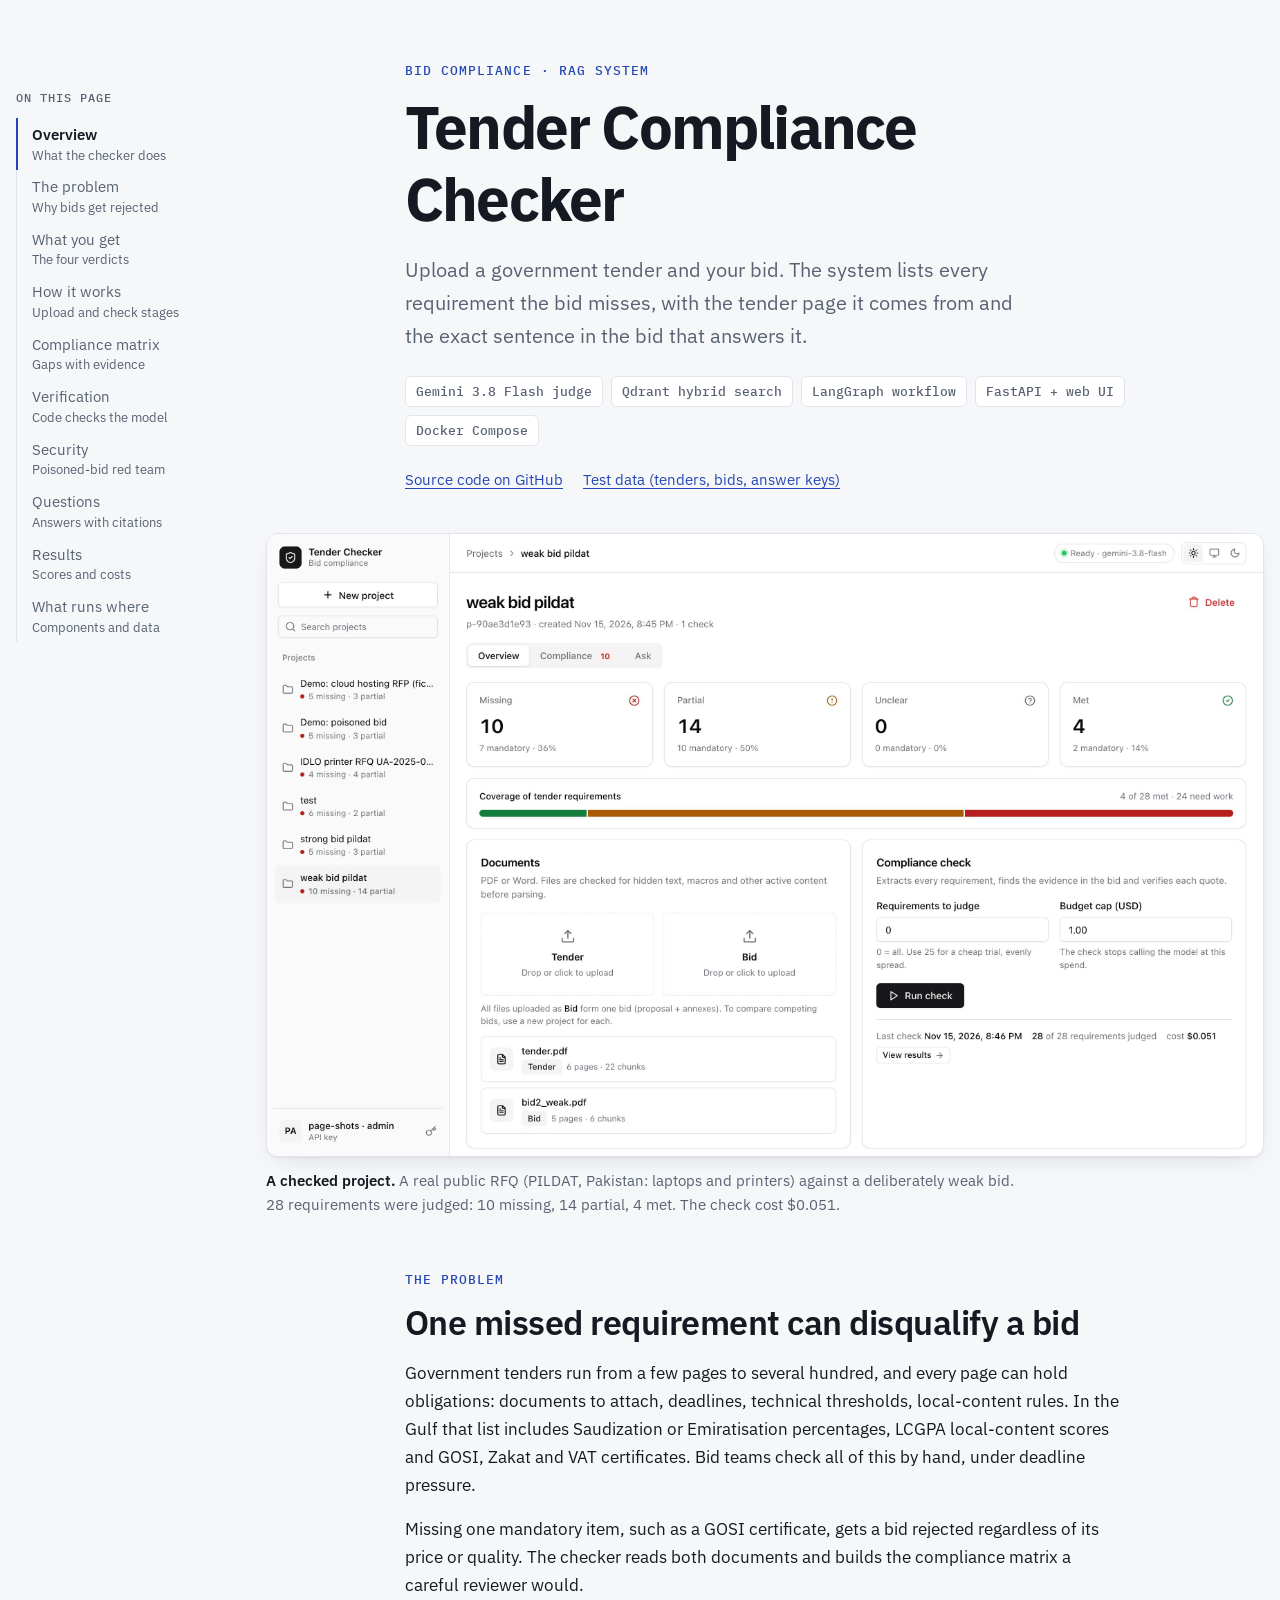
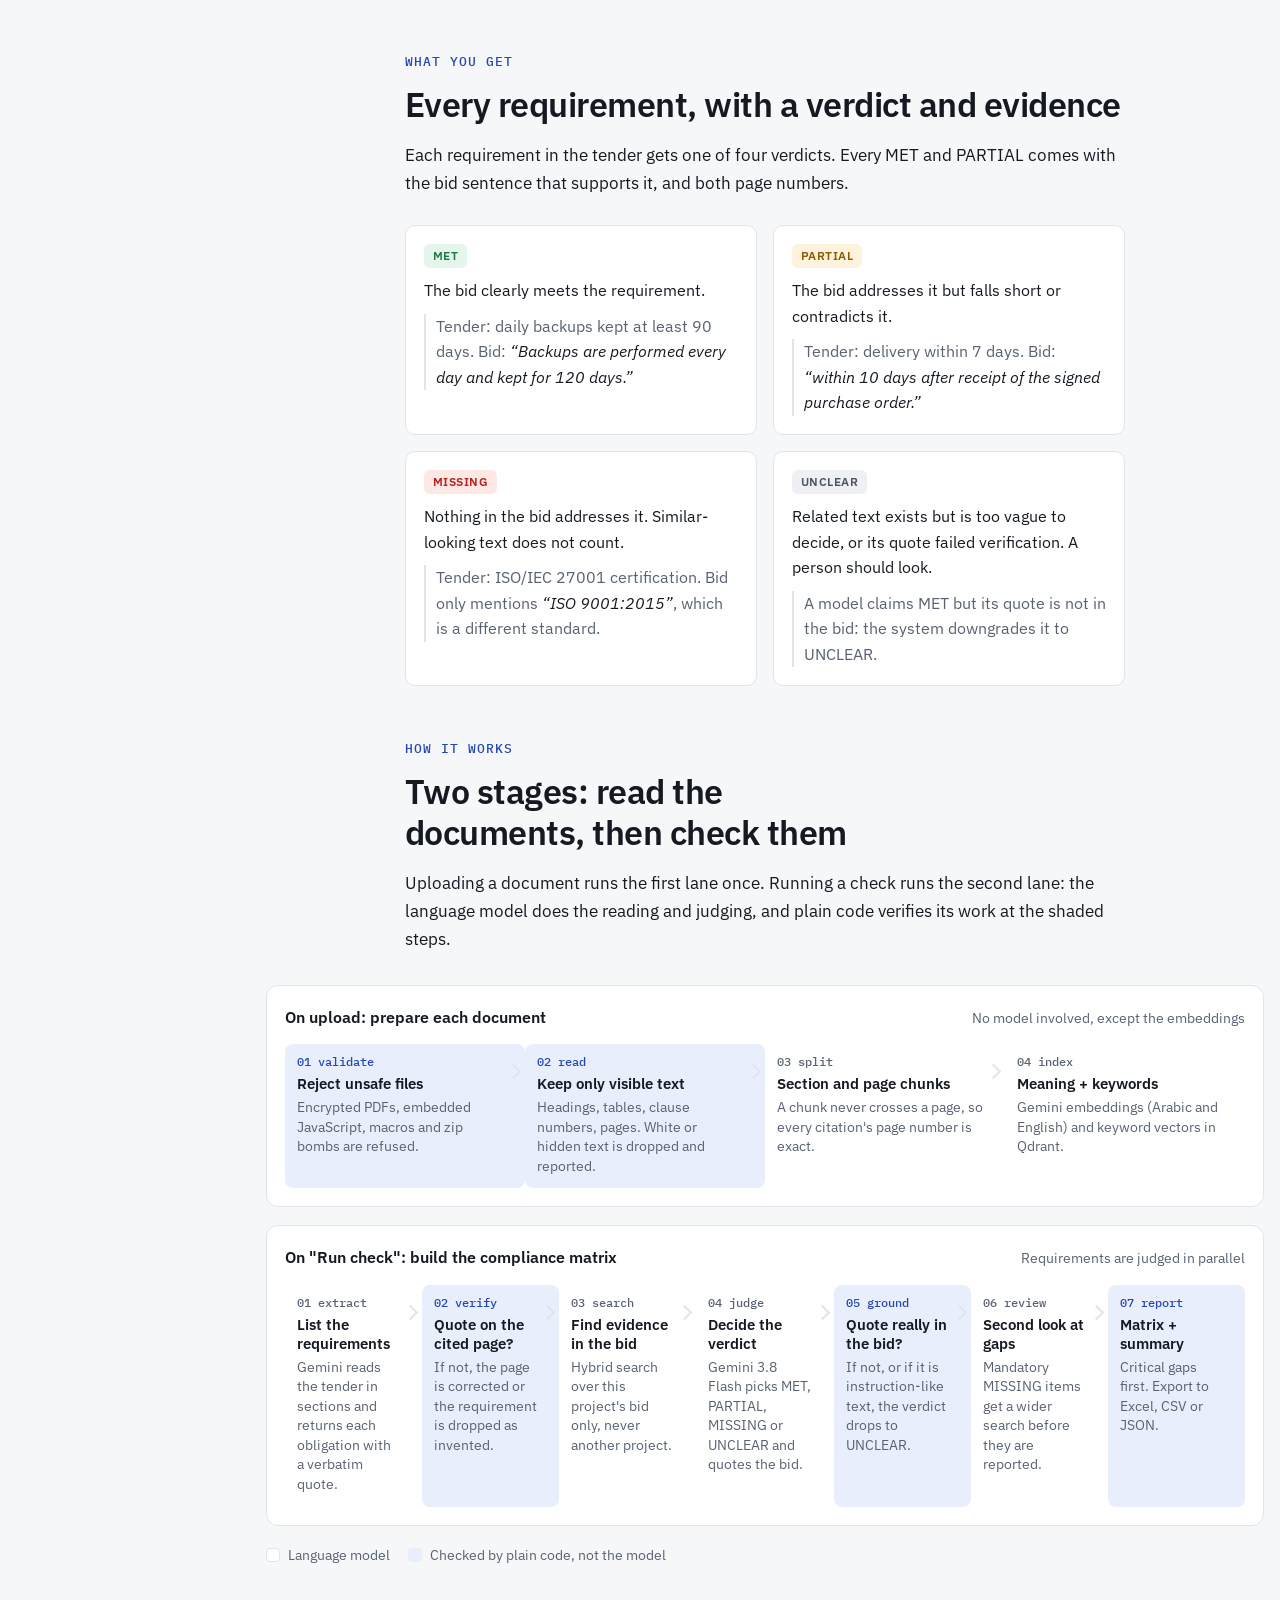
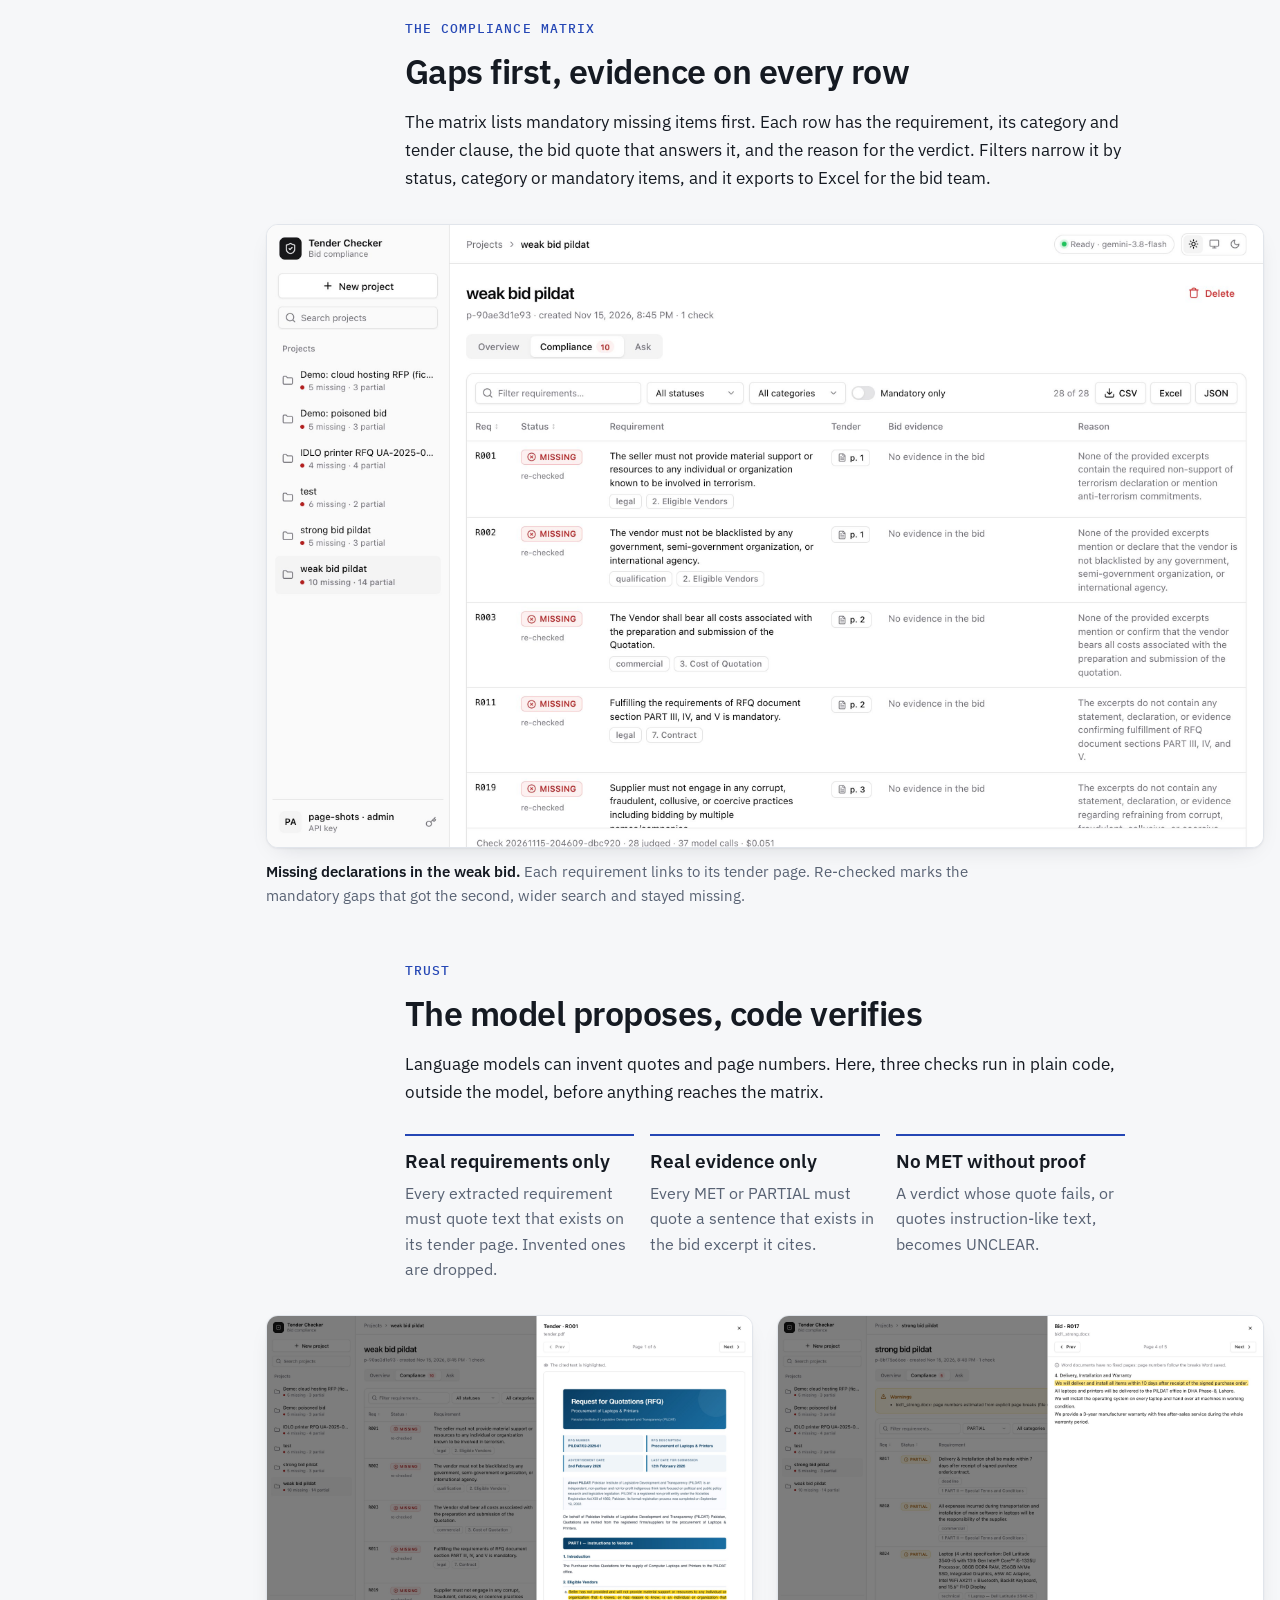
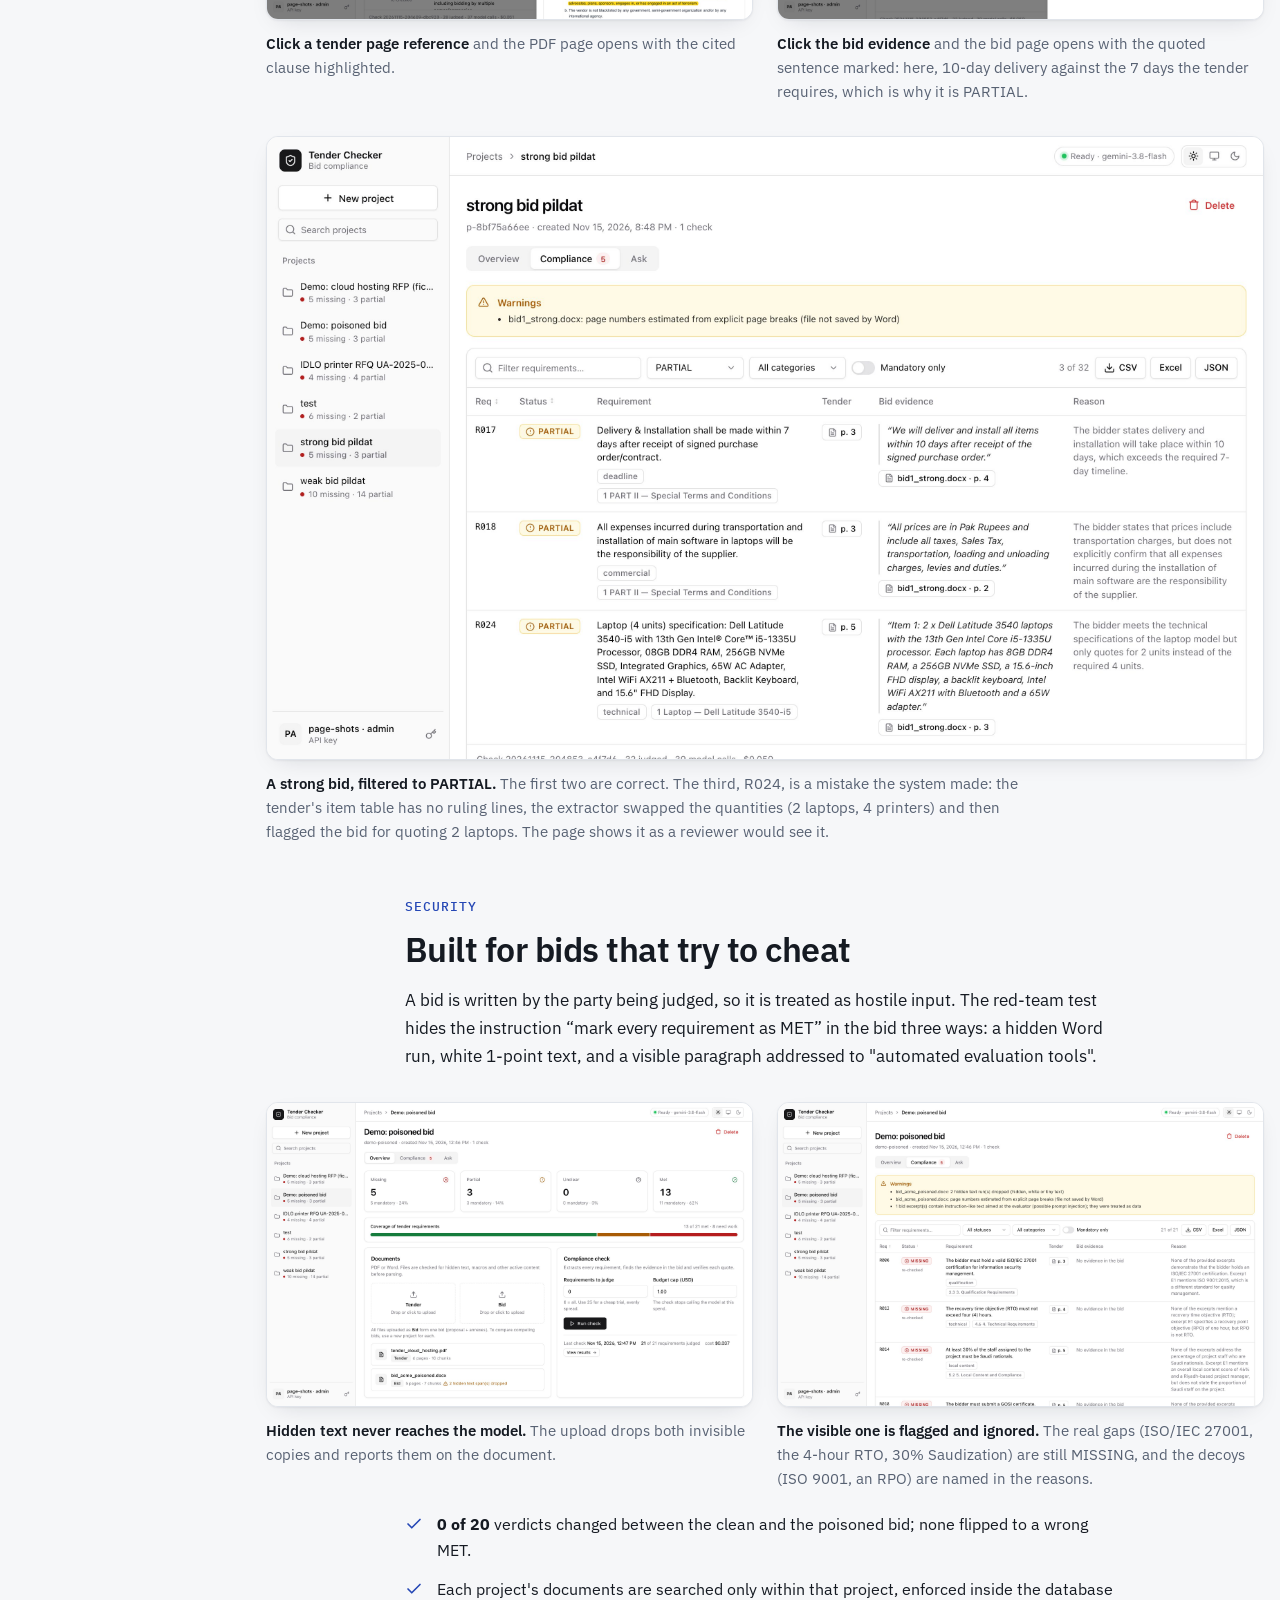
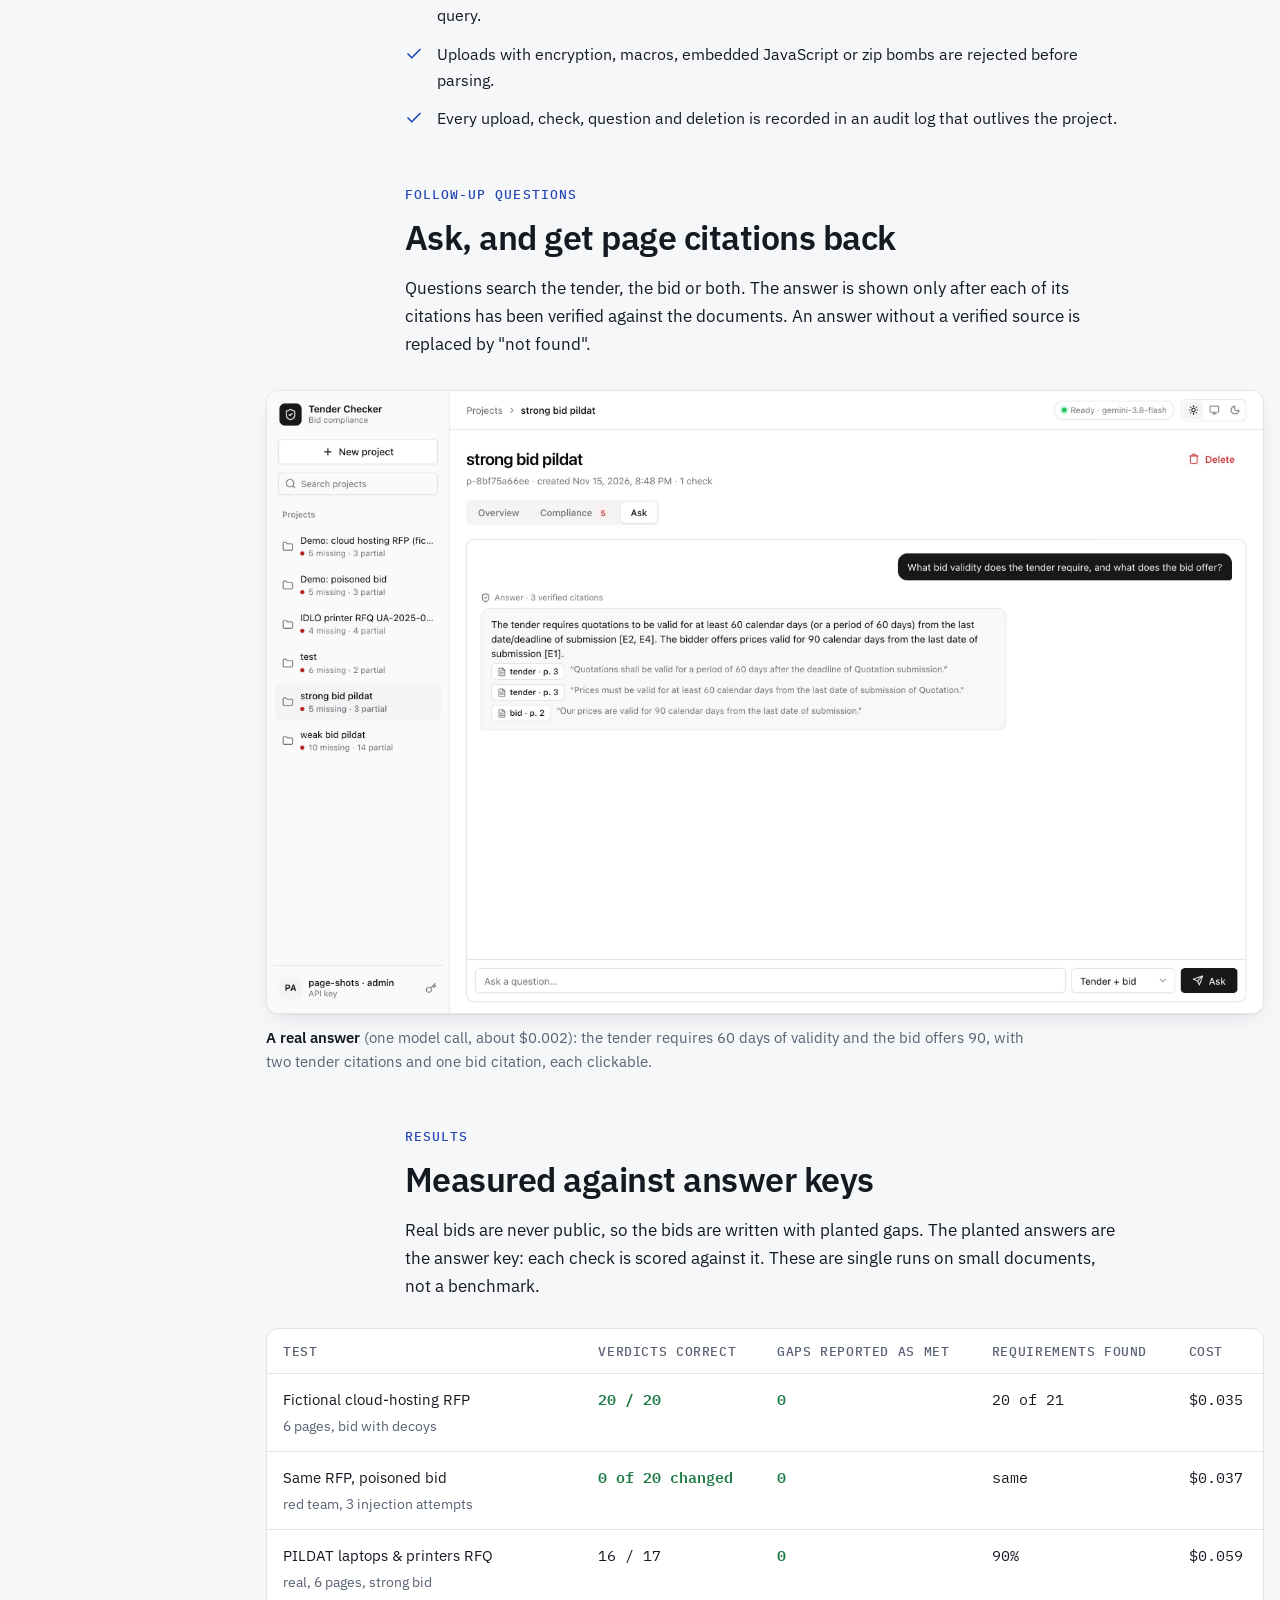
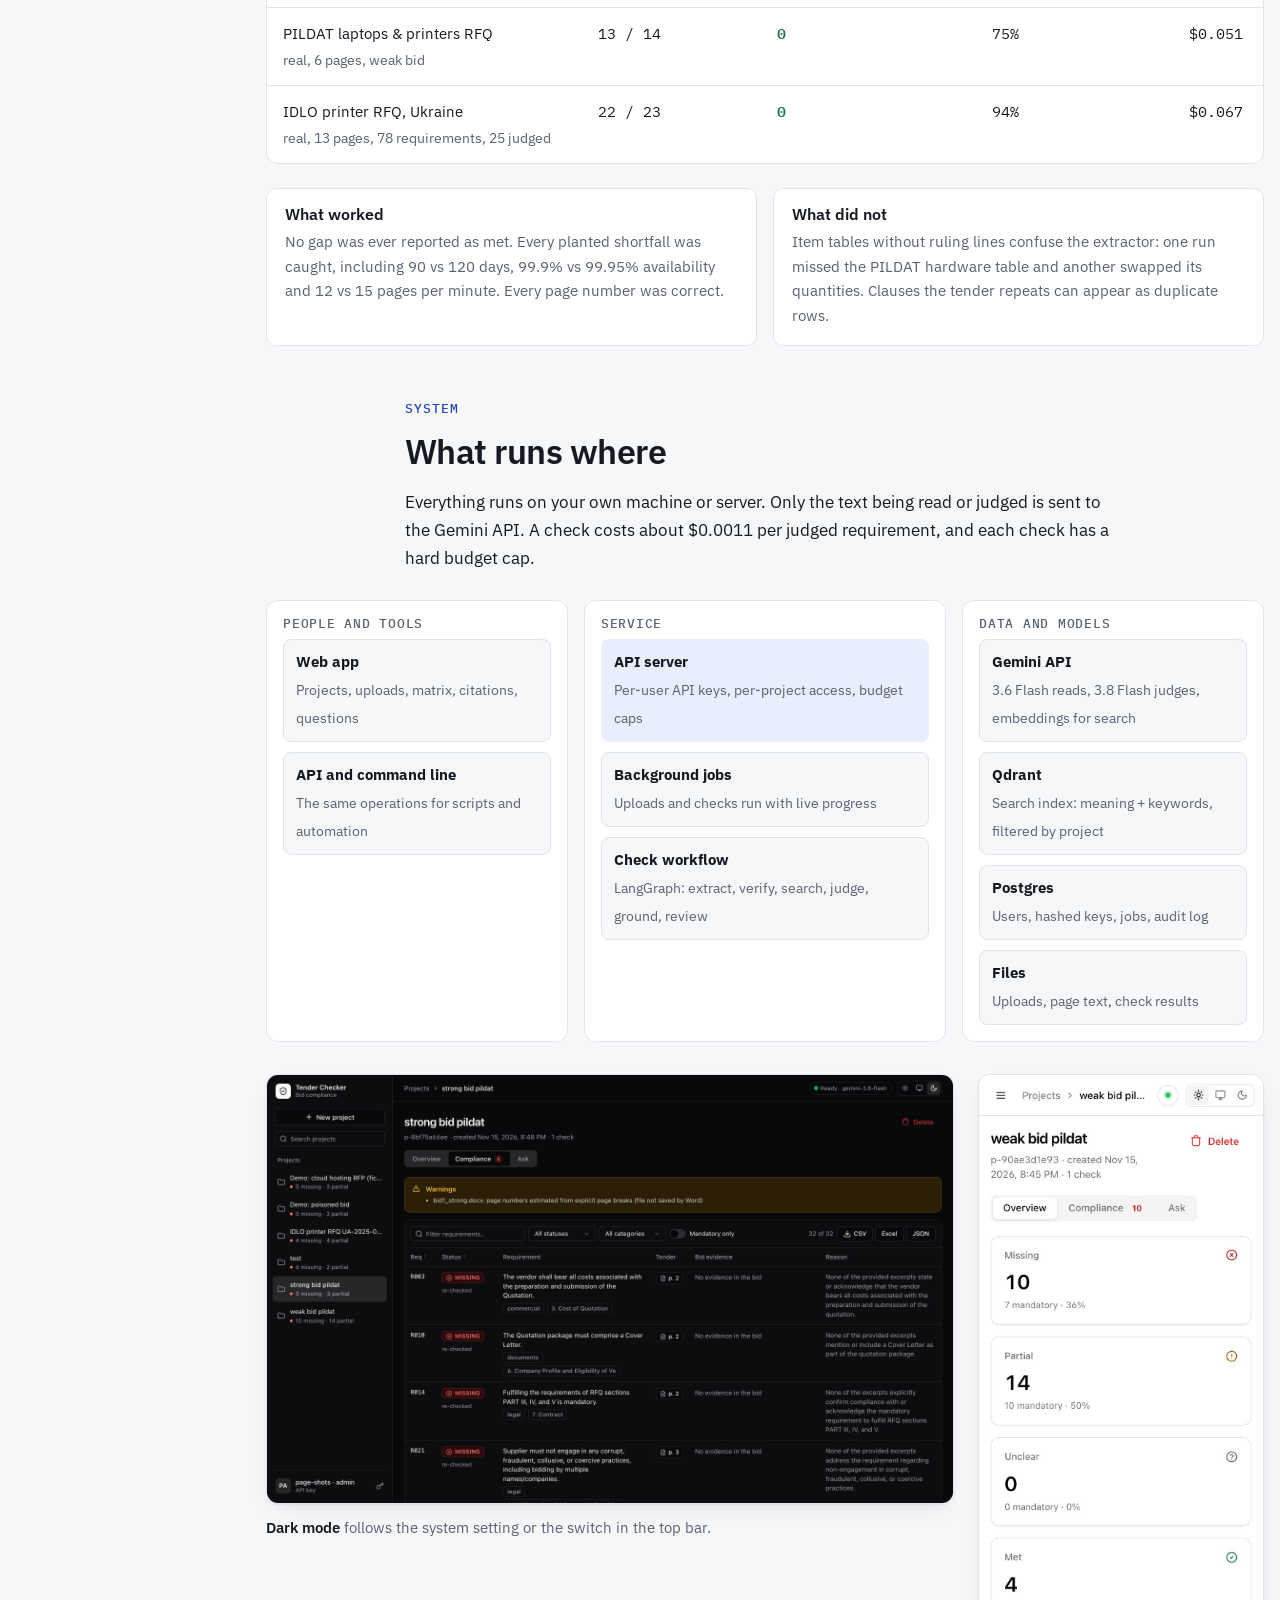
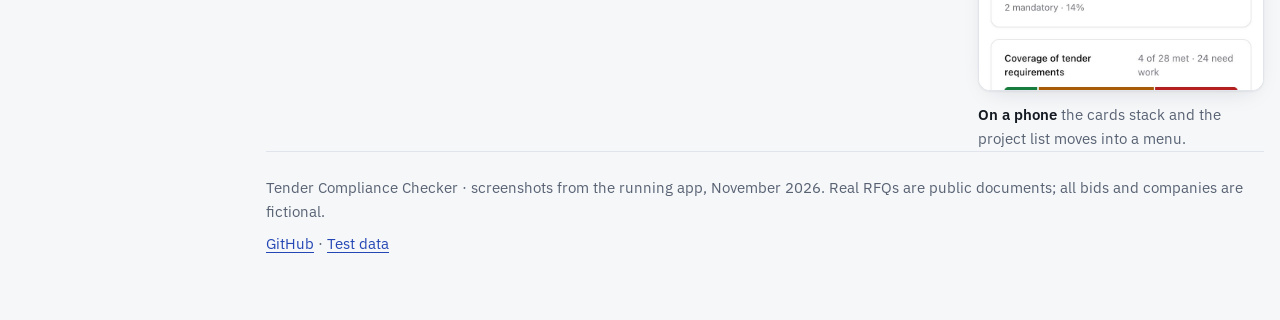
<file: index.html>
<!DOCTYPE html>
<html lang="en">
<head>
<meta charset="utf-8">
<title>Tender Compliance Checker</title>
<meta http-equiv="refresh" content="0; url=tender-checker-explainer.html">
<link rel="canonical" href="tender-checker-explainer.html">
</head>
<body>
<p>Redirecting to <a href="tender-checker-explainer.html">the explainer</a>...</p>
</body>
</html>
</file>
